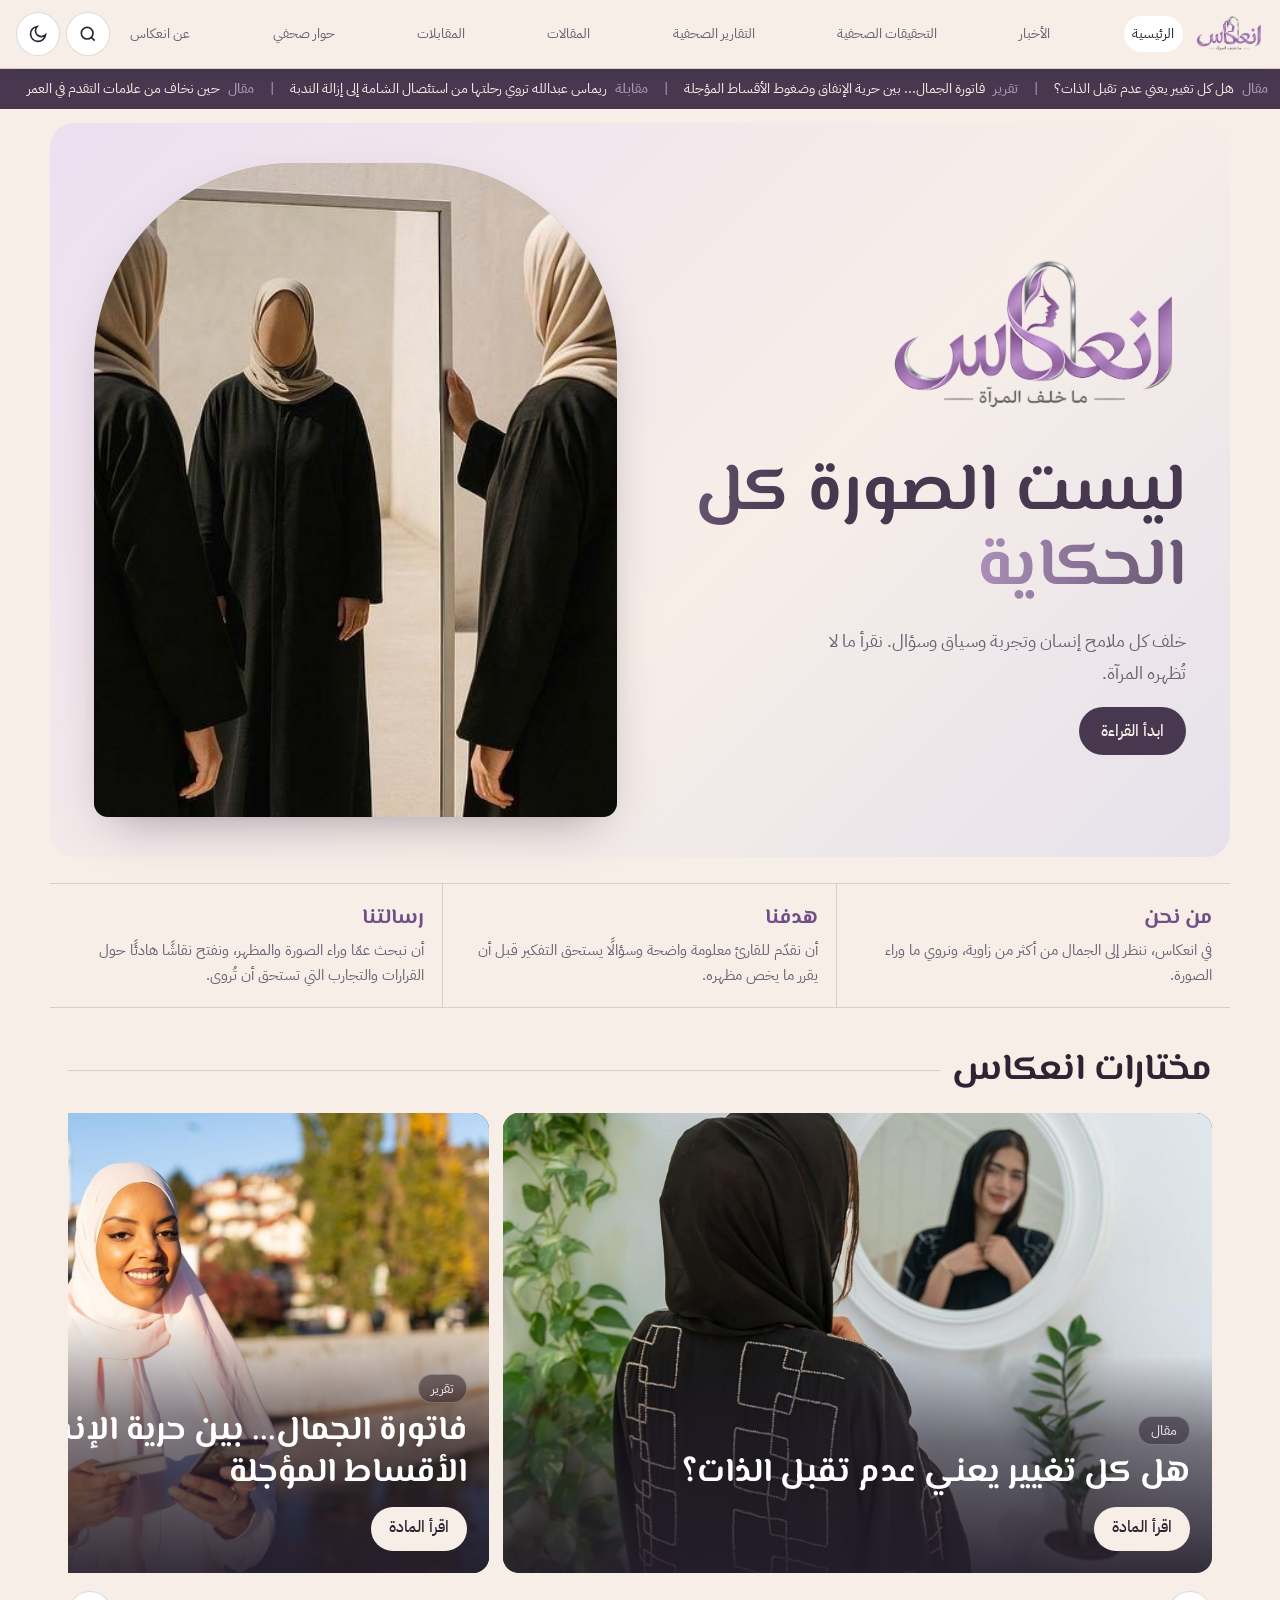
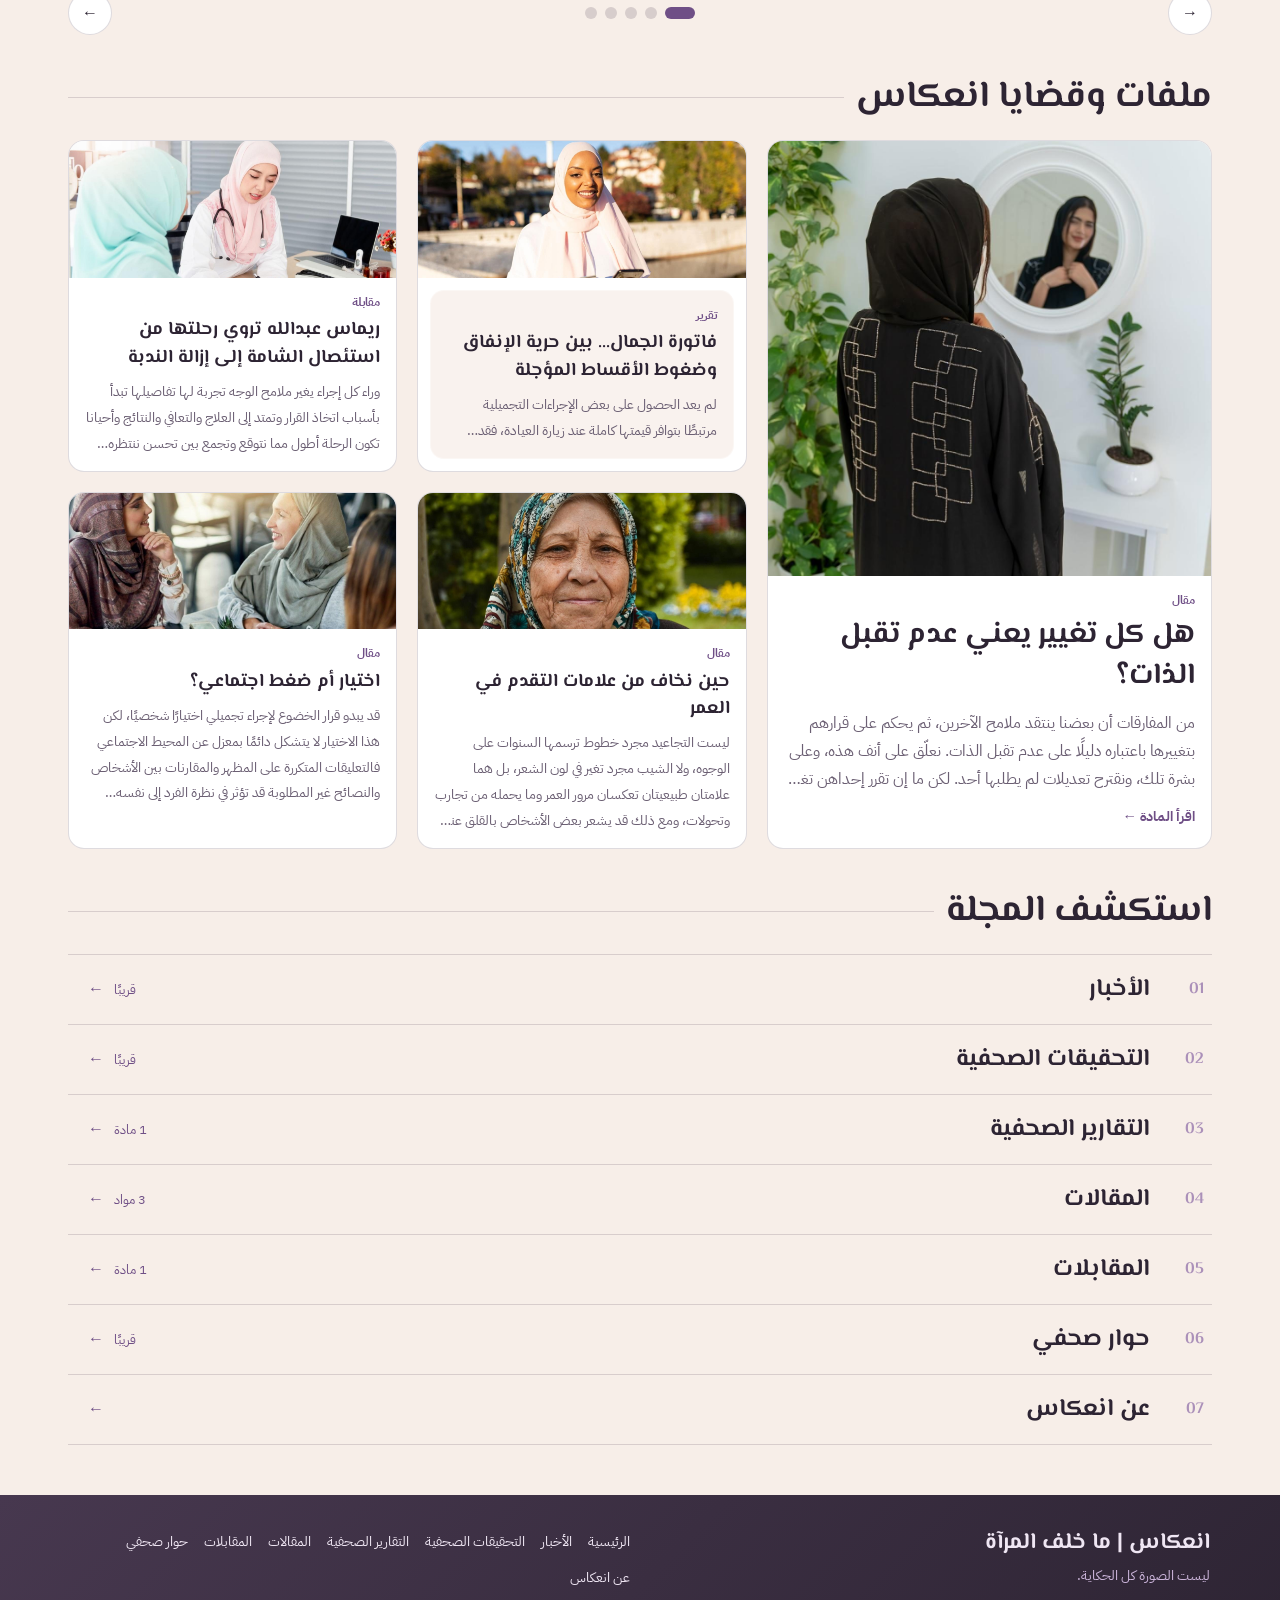
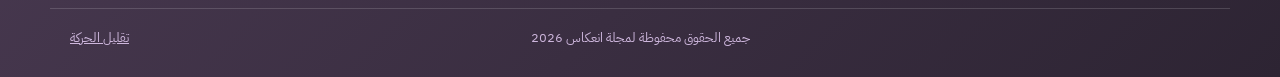
<file: index.html>
<!doctype html>
<html lang="ar" dir="rtl">
<head>
<meta charset="utf-8">
<meta name="viewport" content="width=device-width,initial-scale=1">
<title>انعكاس | ما خلف المرآة</title>
<meta name="description" content="في انعكاس ننظر إلى الجمال من أكثر من زاوية، ونحكي القصص التي تختبئ خلف الصورة.">
<meta property="og:title" content="انعكاس | ما خلف المرآة"><meta property="og:type" content="website">
<link rel="icon" href="assets/images/logo-inikas.png?v=20261123-correct">
<script>try{var d=document.documentElement,t=localStorage.getItem('inikas-theme');if(!t)t=matchMedia('(prefers-color-scheme:dark)').matches?'dark':'light';d.dataset.theme=t;if(localStorage.getItem('inikas-motion')==='off')d.dataset.motion='off'}catch(e){}</script>

<link rel="stylesheet" href="assets/css/fonts.css">
<link rel="stylesheet" href="assets/css/style.css?v=20261123-asset">
</head>
<body>
<a class="skip" href="#main">تخطَّ إلى المحتوى</a>
<div id="progress" aria-hidden="true"></div>
<header class="top">
 <a class="brand" href="#/" aria-label="انعكاس — الرئيسية"><img src="assets/images/logo-inikas.png?v=20261123-correct" alt="شعار انعكاس: ما خلف المرآة"></a>
 <nav id="nav" aria-label="أقسام المجلة"></nav>
 <div class="tools">
  <button id="btnSearch" class="ib" aria-label="بحث"><svg viewBox="0 0 24 24" width="20" height="20" fill="none" stroke="currentColor" stroke-width="2"><circle cx="11" cy="11" r="7"/><path d="m20 20-4-4"/></svg></button>
  <button id="btnTheme" class="ib" aria-label="تبديل الوضع الفاتح والداكن"><svg viewBox="0 0 24 24" width="20" height="20" fill="none" stroke="currentColor" stroke-width="2"><path d="M21 13A9 9 0 1 1 11 3a7 7 0 0 0 10 10z"/></svg></button>
  <button id="btnMenu" class="ib burger" aria-label="القائمة" aria-expanded="false" aria-controls="drawer"><svg viewBox="0 0 24 24" width="22" height="22" fill="none" stroke="currentColor" stroke-width="2" stroke-linecap="round"><path d="M4 7h16M4 12h16M4 17h16"/></svg></button>
 </div>
</header>
<div class="ticker" role="region" aria-label="آخر العناوين"><div class="tview"><div class="ttrack" id="ttrack"></div></div></div>
<main id="main" tabindex="-1"></main>
<footer class="foot" id="foot"></footer>
<div id="overlay" hidden></div>
<script src="content/articles.js"></script>
<script src="content/articles2.js"></script>
<script src="assets/js/app.js?v=20261123-asset"></script>
</body></html>
</file>
<file: assets/css/fonts.css>
@font-face {
  font-family: 'El Messiri';
  font-style: normal;
  font-weight: 400 700;
  font-display: swap;
  src: url(../fonts/el-messiri-400-700-arabic.woff2) format('woff2');
  unicode-range: U+0600-06FF, U+0750-077F, U+0870-0891, U+0897-08E1, U+08E3-08FF, U+200C-200E, U+2010-2011, U+204F, U+2E41, U+FB50-FDFF, U+FE70-FE74, U+FE76-FEFC, U+102E0-102FB, U+10E60-10E7E, U+10EC2-10EC7, U+10EC9-10EEE, U+10EF0-10EFF, U+1EE00-1EE03, U+1EE05-1EE1F, U+1EE21-1EE22, U+1EE24, U+1EE27, U+1EE29-1EE32, U+1EE34-1EE37, U+1EE39, U+1EE3B, U+1EE42, U+1EE47, U+1EE49, U+1EE4B, U+1EE4D-1EE4F, U+1EE51-1EE52, U+1EE54, U+1EE57, U+1EE59, U+1EE5B, U+1EE5D, U+1EE5F, U+1EE61-1EE62, U+1EE64, U+1EE67-1EE6A, U+1EE6C-1EE72, U+1EE74-1EE77, U+1EE79-1EE7C, U+1EE7E, U+1EE80-1EE89, U+1EE8B-1EE9B, U+1EEA1-1EEA3, U+1EEA5-1EEA9, U+1EEAB-1EEBB, U+1EEF0-1EEF1;
}
@font-face {
  font-family: 'El Messiri';
  font-style: normal;
  font-weight: 400 700;
  font-display: swap;
  src: url(../fonts/el-messiri-400-700-latin.woff2) format('woff2');
  unicode-range: U+0000-00FF, U+0131, U+0152-0153, U+02BB-02BC, U+02C6, U+02DA, U+02DC, U+0304, U+0308, U+0329, U+2000-206F, U+20AC, U+2122, U+2191, U+2193, U+2212, U+2215, U+FEFF, U+FFFD;
}
@font-face {
  font-family: 'IBM Plex Sans Arabic';
  font-style: normal;
  font-weight: 400;
  font-display: swap;
  src: url(../fonts/ibm-plex-sans-arabic-400-arabic.woff2) format('woff2');
  unicode-range: U+0600-06FF, U+0750-077F, U+0870-0891, U+0897-08E1, U+08E3-08FF, U+200C-200E, U+2010-2011, U+204F, U+2E41, U+FB50-FDFF, U+FE70-FE74, U+FE76-FEFC, U+102E0-102FB, U+10E60-10E7E, U+10EC2-10EC7, U+10EC9-10EEE, U+10EF0-10EFF, U+1EE00-1EE03, U+1EE05-1EE1F, U+1EE21-1EE22, U+1EE24, U+1EE27, U+1EE29-1EE32, U+1EE34-1EE37, U+1EE39, U+1EE3B, U+1EE42, U+1EE47, U+1EE49, U+1EE4B, U+1EE4D-1EE4F, U+1EE51-1EE52, U+1EE54, U+1EE57, U+1EE59, U+1EE5B, U+1EE5D, U+1EE5F, U+1EE61-1EE62, U+1EE64, U+1EE67-1EE6A, U+1EE6C-1EE72, U+1EE74-1EE77, U+1EE79-1EE7C, U+1EE7E, U+1EE80-1EE89, U+1EE8B-1EE9B, U+1EEA1-1EEA3, U+1EEA5-1EEA9, U+1EEAB-1EEBB, U+1EEF0-1EEF1;
}
@font-face {
  font-family: 'IBM Plex Sans Arabic';
  font-style: normal;
  font-weight: 400;
  font-display: swap;
  src: url(../fonts/ibm-plex-sans-arabic-400-latin.woff2) format('woff2');
  unicode-range: U+0000-00FF, U+0131, U+0152-0153, U+02BB-02BC, U+02C6, U+02DA, U+02DC, U+0304, U+0308, U+0329, U+2000-206F, U+20AC, U+2122, U+2191, U+2193, U+2212, U+2215, U+FEFF, U+FFFD;
}
@font-face {
  font-family: 'IBM Plex Sans Arabic';
  font-style: normal;
  font-weight: 500;
  font-display: swap;
  src: url(../fonts/ibm-plex-sans-arabic-500-arabic.woff2) format('woff2');
  unicode-range: U+0600-06FF, U+0750-077F, U+0870-0891, U+0897-08E1, U+08E3-08FF, U+200C-200E, U+2010-2011, U+204F, U+2E41, U+FB50-FDFF, U+FE70-FE74, U+FE76-FEFC, U+102E0-102FB, U+10E60-10E7E, U+10EC2-10EC7, U+10EC9-10EEE, U+10EF0-10EFF, U+1EE00-1EE03, U+1EE05-1EE1F, U+1EE21-1EE22, U+1EE24, U+1EE27, U+1EE29-1EE32, U+1EE34-1EE37, U+1EE39, U+1EE3B, U+1EE42, U+1EE47, U+1EE49, U+1EE4B, U+1EE4D-1EE4F, U+1EE51-1EE52, U+1EE54, U+1EE57, U+1EE59, U+1EE5B, U+1EE5D, U+1EE5F, U+1EE61-1EE62, U+1EE64, U+1EE67-1EE6A, U+1EE6C-1EE72, U+1EE74-1EE77, U+1EE79-1EE7C, U+1EE7E, U+1EE80-1EE89, U+1EE8B-1EE9B, U+1EEA1-1EEA3, U+1EEA5-1EEA9, U+1EEAB-1EEBB, U+1EEF0-1EEF1;
}
@font-face {
  font-family: 'IBM Plex Sans Arabic';
  font-style: normal;
  font-weight: 500;
  font-display: swap;
  src: url(../fonts/ibm-plex-sans-arabic-500-latin.woff2) format('woff2');
  unicode-range: U+0000-00FF, U+0131, U+0152-0153, U+02BB-02BC, U+02C6, U+02DA, U+02DC, U+0304, U+0308, U+0329, U+2000-206F, U+20AC, U+2122, U+2191, U+2193, U+2212, U+2215, U+FEFF, U+FFFD;
}
@font-face {
  font-family: 'IBM Plex Sans Arabic';
  font-style: normal;
  font-weight: 600;
  font-display: swap;
  src: url(../fonts/ibm-plex-sans-arabic-600-arabic.woff2) format('woff2');
  unicode-range: U+0600-06FF, U+0750-077F, U+0870-0891, U+0897-08E1, U+08E3-08FF, U+200C-200E, U+2010-2011, U+204F, U+2E41, U+FB50-FDFF, U+FE70-FE74, U+FE76-FEFC, U+102E0-102FB, U+10E60-10E7E, U+10EC2-10EC7, U+10EC9-10EEE, U+10EF0-10EFF, U+1EE00-1EE03, U+1EE05-1EE1F, U+1EE21-1EE22, U+1EE24, U+1EE27, U+1EE29-1EE32, U+1EE34-1EE37, U+1EE39, U+1EE3B, U+1EE42, U+1EE47, U+1EE49, U+1EE4B, U+1EE4D-1EE4F, U+1EE51-1EE52, U+1EE54, U+1EE57, U+1EE59, U+1EE5B, U+1EE5D, U+1EE5F, U+1EE61-1EE62, U+1EE64, U+1EE67-1EE6A, U+1EE6C-1EE72, U+1EE74-1EE77, U+1EE79-1EE7C, U+1EE7E, U+1EE80-1EE89, U+1EE8B-1EE9B, U+1EEA1-1EEA3, U+1EEA5-1EEA9, U+1EEAB-1EEBB, U+1EEF0-1EEF1;
}
@font-face {
  font-family: 'IBM Plex Sans Arabic';
  font-style: normal;
  font-weight: 600;
  font-display: swap;
  src: url(../fonts/ibm-plex-sans-arabic-600-latin.woff2) format('woff2');
  unicode-range: U+0000-00FF, U+0131, U+0152-0153, U+02BB-02BC, U+02C6, U+02DA, U+02DC, U+0304, U+0308, U+0329, U+2000-206F, U+20AC, U+2122, U+2191, U+2193, U+2212, U+2215, U+FEFF, U+FFFD;
}
@font-face {
  font-family: 'IBM Plex Sans Arabic';
  font-style: normal;
  font-weight: 700;
  font-display: swap;
  src: url(../fonts/ibm-plex-sans-arabic-700-arabic.woff2) format('woff2');
  unicode-range: U+0600-06FF, U+0750-077F, U+0870-0891, U+0897-08E1, U+08E3-08FF, U+200C-200E, U+2010-2011, U+204F, U+2E41, U+FB50-FDFF, U+FE70-FE74, U+FE76-FEFC, U+102E0-102FB, U+10E60-10E7E, U+10EC2-10EC7, U+10EC9-10EEE, U+10EF0-10EFF, U+1EE00-1EE03, U+1EE05-1EE1F, U+1EE21-1EE22, U+1EE24, U+1EE27, U+1EE29-1EE32, U+1EE34-1EE37, U+1EE39, U+1EE3B, U+1EE42, U+1EE47, U+1EE49, U+1EE4B, U+1EE4D-1EE4F, U+1EE51-1EE52, U+1EE54, U+1EE57, U+1EE59, U+1EE5B, U+1EE5D, U+1EE5F, U+1EE61-1EE62, U+1EE64, U+1EE67-1EE6A, U+1EE6C-1EE72, U+1EE74-1EE77, U+1EE79-1EE7C, U+1EE7E, U+1EE80-1EE89, U+1EE8B-1EE9B, U+1EEA1-1EEA3, U+1EEA5-1EEA9, U+1EEAB-1EEBB, U+1EEF0-1EEF1;
}
@font-face {
  font-family: 'IBM Plex Sans Arabic';
  font-style: normal;
  font-weight: 700;
  font-display: swap;
  src: url(../fonts/ibm-plex-sans-arabic-700-latin.woff2) format('woff2');
  unicode-range: U+0000-00FF, U+0131, U+0152-0153, U+02BB-02BC, U+02C6, U+02DA, U+02DC, U+0304, U+0308, U+0329, U+2000-206F, U+20AC, U+2122, U+2191, U+2193, U+2212, U+2215, U+FEFF, U+FFFD;
}
</file>
<file: assets/css/style.css>
:root{--bg:#F7EEE8;--bg2:#fff;--ink:#2d2433;--mut:#6b5f73;--mauve:#AB90B9;--plum:#47384F;--sage:#ADB9A9;--line:rgba(71,56,79,.18);--acc:#6f4f86;--fs:1.08rem;--hf:'El Messiri','Noto Naskh Arabic',serif;--bf:'IBM Plex Sans Arabic','Segoe UI',Tahoma,sans-serif}
[data-theme=dark]{--bg:#241d2b;--bg2:#30263a;--ink:#f1e9ee;--mut:#b9aec3;--mauve:#c3a9d1;--plum:#e9dff0;--line:rgba(233,223,240,.2);--acc:#d2b8e0}
*{box-sizing:border-box}html{scroll-behavior:smooth}
body{margin:0;background:var(--bg);color:var(--ink);font:400 1rem/1.7 var(--bf);overflow-x:hidden}
img{max-width:100%;display:block}a{color:inherit}
.skip{position:absolute;top:-60px;inset-inline-start:8px;background:var(--plum);color:#fff;padding:8px 12px;z-index:99}.skip:focus{top:8px}
:focus-visible{outline:3px solid var(--mauve);outline-offset:2px}
#progress{position:fixed;top:0;inset-inline:0;height:3px;transform-origin:right;transform:scaleX(0);background:var(--mauve);z-index:60}
.top{position:sticky;top:0;z-index:40;display:flex;align-items:center;gap:12px;padding:8px 16px;background:var(--bg);border-bottom:1px solid var(--line)}
.brand img{height:46px;width:auto;background:#fff;border-radius:8px;padding:2px 8px}
#nav{display:none;gap:4px;flex:1;flex-wrap:wrap}
#nav a{text-decoration:none;padding:6px 10px;border-radius:20px;font-size:.92rem;color:var(--mut)}#nav a:hover,#nav a[aria-current]{background:var(--bg2);color:var(--ink)}
.tools{display:flex;gap:6px;align-items:center;margin-inline-start:auto}
.ib{border:1px solid var(--line);background:var(--bg2);color:var(--ink);width:44px;height:44px;border-radius:50%;cursor:pointer;display:grid;place-items:center;font:inherit}.ib.sm{width:34px;height:34px;font-size:.6rem}
.pill{border:0;background:var(--plum);color:var(--bg);padding:10px 16px;border-radius:24px;font:500 .9rem var(--bf);cursor:pointer;min-height:44px}[data-theme=dark] .pill{background:var(--mauve);color:#241d2b}
@media(min-width:1000px){#nav{display:flex}}
.ticker{display:flex;align-items:center;gap:10px;background:var(--plum);color:#f7eee8;padding:4px 12px;font-size:.88rem}
[data-theme=dark] .ticker{background:#17121c}
.tlabel{background:var(--mauve);color:#2d2433;padding:2px 12px;border-radius:14px;font-weight:700;white-space:nowrap}
.tview{flex:1;overflow:hidden;min-width:0}.ttrack{display:flex;width:max-content;animation:tick 55s linear infinite}
.ttrack.paused,.ticker:hover .ttrack,.ticker:focus-within .ttrack{animation-play-state:paused}
.ttrack a{white-space:nowrap;text-decoration:none;padding:4px 0;display:inline-flex;gap:8px}.ttrack a:hover{text-decoration:underline}
.ttrack a b{color:var(--mauve);font-weight:500}.ttrack i{margin:0 18px;color:var(--mauve);font-style:normal;align-self:center}
.ticker .ib{background:transparent;color:#fff;border-color:rgba(255,255,255,.4)}
@keyframes tick{to{transform:translateX(-50%)}}
@media(prefers-reduced-motion:reduce){.ttrack{animation:none}.tview{overflow-x:auto}html{scroll-behavior:auto}*{transition:none!important}}
main{min-height:70vh;outline:0}
.wrap{max-width:1180px;margin:auto;padding:0 18px}
.hero{display:grid;gap:22px;padding:28px 18px 10px;max-width:1180px;margin:auto}
@media(min-width:860px){.hero{grid-template-columns:1.05fr 1fr;align-items:center;padding-top:44px}}
.kick{color:var(--acc);font-weight:700;letter-spacing:.04em;font-size:.9rem}
.hero h1{font:700 clamp(2.1rem,7vw,4.2rem)/1.12 var(--hf);margin:.2em 0 .3em;color:var(--plum)}[data-theme=dark] .hero h1{color:var(--ink)}
.hero p.lead{font-size:1.15rem;color:var(--mut);max-width:34ch}
.hero .logo{width:min(280px,70%);background:#fff;border-radius:14px;padding:6px 12px;margin-bottom:14px}
.btn{display:inline-block;background:var(--plum);color:var(--bg);padding:12px 22px;border-radius:28px;text-decoration:none;font-weight:500;border:0;cursor:pointer;font:500 1rem var(--bf);min-height:44px;transition:transform .2s}.btn:hover{transform:translateY(-2px)}[data-theme=dark] .btn{background:var(--mauve);color:#241d2b}
.mirror{position:relative;border-radius:200px 200px 14px 14px;overflow:hidden;aspect-ratio:4/5;background:var(--sage);box-shadow:0 20px 50px -20px rgba(71,56,79,.5)}
.mirror img{width:100%;height:100%;object-fit:cover;object-position:50% 40%}
.mirror::after{content:"";position:absolute;inset:0;background:linear-gradient(115deg,transparent 40%,rgba(255,255,255,.35) 50%,transparent 60%);background-size:250% 100%;animation:sheen 7s ease-in-out infinite}
@keyframes sheen{0%{background-position:150% 0}60%,100%{background-position:-50% 0}}
@media(prefers-reduced-motion:reduce){.mirror::after{animation:none}}
.mirror small,.cap{position:absolute;inset-inline-start:12px;bottom:10px;background:rgba(36,29,43,.7);color:#fff;padding:2px 10px;border-radius:12px;font-size:.75rem}
.intro{display:grid;gap:0;margin:26px auto;max-width:1180px;border-block:1px solid var(--line)}
@media(min-width:760px){.intro{grid-template-columns:repeat(3,1fr)}.intro div+div{border-inline-start:1px solid var(--line)}}
.intro div{padding:18px}.intro h2{font:700 1.3rem var(--hf);margin:0 0 4px;color:var(--acc)}.intro p{margin:0;color:var(--mut);font-size:.95rem}
h2.sec{font:700 clamp(1.6rem,4vw,2.3rem) var(--hf);margin:34px 0 14px;display:flex;align-items:center;gap:12px}h2.sec::after{content:"";flex:1;height:1px;background:var(--line)}
.slider{position:relative}.strack{display:flex;gap:14px;overflow-x:auto;scroll-snap-type:x mandatory;scrollbar-width:none;padding-bottom:8px}.strack::-webkit-scrollbar{display:none}
.slide{flex:0 0 88%;scroll-snap-align:center;position:relative;border-radius:16px;overflow:hidden;min-height:380px;background:var(--plum);color:#fff;display:flex;align-items:flex-end}
@media(min-width:860px){.slide{flex-basis:62%;min-height:460px}}
.slide img{position:absolute;inset:0;width:100%;height:100%;object-fit:cover}
.slide .txt{position:relative;padding:60px 22px 22px;width:100%;background:linear-gradient(0deg,rgba(36,29,43,.92),rgba(36,29,43,.55) 60%,transparent)}
.slide .k{color:#e0cdea;font-size:.85rem}.slide h3{font:700 clamp(1.4rem,3.4vw,2.1rem)/1.25 var(--hf);margin:.2em 0 .4em}.slide .btn{background:#f7eee8;color:#2d2433;padding:8px 18px}
.sctl{display:flex;align-items:center;gap:10px;margin-top:10px}.dots{display:flex;gap:8px;flex:1;justify-content:center}.dots button{width:12px;height:12px;border-radius:6px;border:0;background:var(--line);cursor:pointer;padding:0;transition:width .3s}.dots button[aria-current=true]{width:30px;background:var(--acc)}
.list{display:grid;gap:14px;margin-bottom:30px}@media(min-width:760px){.list{grid-template-columns:repeat(2,1fr)}}
.item{display:grid;grid-template-columns:110px 1fr;gap:14px;text-decoration:none;padding:12px;border-radius:14px;background:var(--bg2);border:1px solid var(--line);transition:border-color .2s,transform .2s}.item:hover{border-color:var(--mauve);transform:translateY(-2px)}
.item img{width:110px;height:110px;object-fit:cover;border-radius:10px}.item h3{margin:.1em 0;font:700 1.15rem/1.35 var(--hf)}.item span{color:var(--acc);font-size:.82rem;font-weight:700}
.soon{border:1px dashed var(--line);border-radius:14px;padding:22px;text-align:center;color:var(--mut);background:var(--bg2)}
.page{padding-block:30px}.page h1{font:700 clamp(1.9rem,5vw,3rem)/1.2 var(--hf);margin:.1em 0 .3em}
.art{max-width:68ch;margin:auto;padding:0 18px 40px}.art .hdr img{width:100%;max-height:480px;object-fit:cover;border-radius:16px}
.fig{position:relative;margin:16px 0}.art-body p{font-size:var(--fs);line-height:2;margin:0 0 1.15em}
.art-body .note{border-inline-start:4px solid var(--mauve);padding:8px 14px;background:var(--bg2);border-radius:6px;font-weight:500}
.abar{display:flex;flex-wrap:wrap;gap:8px;margin:12px 0}.abar button,.abar a{border:1px solid var(--line);background:var(--bg2);color:var(--ink);padding:8px 14px;border-radius:22px;font:inherit;font-size:.88rem;cursor:pointer;min-height:40px;text-decoration:none}
.srcs{border-top:1px solid var(--line);margin-top:30px;padding-top:14px;font-size:.92rem;color:var(--mut)}.srcs a{word-break:break-all;color:var(--acc)}
.reading .top nav,.reading .intro,.reading .related,.reading .ticker,.reading .foot{display:none}.reading .art{max-width:60ch}
.team{counter-reset:t;display:grid;gap:10px;grid-template-columns:repeat(auto-fill,minmax(230px,1fr));padding:0;list-style:none}
.team li{display:flex;align-items:center;gap:12px;padding:14px;background:var(--bg2);border:1px solid var(--line);border-radius:14px;transition:border-color .2s}.team li:hover{border-color:var(--mauve)}
.team li::before{content:none;display:none}
.team svg{width:34px;height:34px;color:var(--acc);flex:none}
.foot{text-align:center;padding:30px 18px;color:var(--mut);border-top:1px solid var(--line);margin-top:40px;font-size:.9rem}
#overlay{position:fixed;inset:0;z-index:80;background:rgba(36,29,43,.7);display:flex;justify-content:center;align-items:flex-start;padding:5vh 12px;overflow:auto}#overlay[hidden]{display:none}
.dlg{background:var(--bg);width:min(680px,100%);border-radius:18px;padding:18px;border:1px solid var(--line)}
.dlg input{width:100%;padding:14px;border-radius:12px;border:1px solid var(--line);background:var(--bg2);color:var(--ink);font:inherit;font-size:1.05rem}
.res a{display:block;padding:10px 6px;border-bottom:1px solid var(--line);text-decoration:none}.res a:hover,.res a:focus{background:var(--bg2)}.res small{color:var(--acc)}
.dlg .row{display:flex;justify-content:space-between;align-items:center;margin-bottom:10px}.dlg h2{margin:0;font:700 1.3rem var(--hf)}
.reveal{opacity:0;transform:translateY(14px);transition:opacity .6s,transform .6s}.reveal.in{opacity:1;transform:none}
.art-body .sub{font:700 1.45rem var(--hf);color:var(--acc);margin:1.6em 0 .5em}
.art-body .qq{font-weight:700;color:var(--plum);margin:1.3em 0 .2em;border-inline-start:4px solid var(--mauve);padding-inline-start:12px}[data-theme=dark] .qq{color:var(--mauve)}
.art-body .aa{margin-inline-start:16px}
.box{background:var(--bg2);border:1px solid var(--line);border-radius:14px;padding:14px 16px;margin:1.2em 0;font-size:.95rem}.box strong{display:block;color:var(--acc);margin-bottom:8px}.box div{display:flex;justify-content:space-between;gap:14px;padding:6px 0;border-top:1px solid var(--line);flex-wrap:wrap}.box b{font-weight:700}
/* ===== v0.3 refinements ===== */
:root{--gl:rgba(247,238,232,.72)}[data-theme=dark]{--gl:rgba(36,29,43,.64)}
.glass{background:var(--gl);-webkit-backdrop-filter:blur(10px);backdrop-filter:blur(10px);border:1px solid rgba(255,255,255,.35);color:var(--ink)}
.kd{display:block;font-size:.76rem;font-weight:700;color:var(--acc);margin-bottom:4px}
.top{background:rgba(247,238,232,.82);-webkit-backdrop-filter:blur(12px);backdrop-filter:blur(12px)}[data-theme=dark] .top{background:rgba(36,29,43,.82)}
.brand img{height:44px;background:none;padding:0;border-radius:0}
[data-theme=dark] .brand img,[data-theme=dark] .hero .logo,[data-theme=dark] .dh img{filter:drop-shadow(0 0 5px rgba(255,255,255,.4))}
#nav{flex-wrap:nowrap;margin-inline:8px}#nav a{white-space:nowrap;padding:6px 9px;font-size:.84rem}
@media(min-width:1200px){#nav a{font-size:.95rem;padding:6px 12px}.brand img{height:52px}}
@media(min-width:1000px){.burger{display:none}}
.ticker .ib{display:none}
.ttrack{animation:tick2 75s linear infinite}.tg{display:flex;flex:none}
@keyframes tick2{from{transform:translateX(0)}to{transform:translateX(50%)}}
.ttrack i{margin:0 16px;color:#cdbfd6;font-style:normal;opacity:.8}
[data-motion=off] .ttrack{animation:none}[data-motion=off] .tview{overflow-x:auto}
@media(prefers-reduced-motion:reduce){.ttrack{animation:none}}
.hero{margin:14px auto 0;width:calc(100% - 24px);max-width:1180px;padding:22px;border-radius:24px;background:linear-gradient(135deg,#ece0f1 0%,#F7EEE8 58%,#e6e1ec 100%);gap:20px}
[data-theme=dark] .hero{background:linear-gradient(135deg,#3b2d49 0%,#241d2b 60%,#2f2838 100%)}
@media(min-width:860px){.hero{padding:40px 44px}}
.hero .logo{width:min(300px,72%);background:none;padding:0;border-radius:0;margin:0 0 6px}
.hero h1{margin:.1em 0 .3em}.grad{background:linear-gradient(90deg,#AB90B9,#47384F);-webkit-background-clip:text;background-clip:text;color:transparent}
[data-theme=dark] .grad{background:linear-gradient(90deg,#e2cdee,#AB90B9);-webkit-background-clip:text;background-clip:text}
.mirror small{display:none}.mirror::after{animation:sheen 1.8s ease 1s 1 both}
.chip{position:absolute;inset-inline:12px;bottom:12px;padding:10px 14px;border-radius:14px;text-decoration:none;font-weight:500;font-size:.92rem;line-height:1.5;z-index:2}
@media(prefers-reduced-motion:reduce){.mirror::after{animation:none}}[data-motion=off] .mirror::after{animation:none}
.slide .k{display:inline-block;padding:2px 12px;border-radius:14px;background:rgba(36,29,43,.5);color:#f1e9ee;-webkit-backdrop-filter:blur(8px);backdrop-filter:blur(8px);border:1px solid rgba(255,255,255,.25)}
.files{display:grid;gap:16px;margin-bottom:10px}
.c{display:block;text-decoration:none;border-radius:16px;overflow:hidden;background:var(--bg2);border:1px solid var(--line);position:relative;transition:transform .25s,border-color .25s,box-shadow .25s}
.c:hover{transform:translateY(-3px);border-color:var(--mauve);box-shadow:0 14px 30px -18px rgba(71,56,79,.6)}
.c .ph{overflow:hidden}.c img{width:100%;height:100%;object-fit:cover;transition:transform .5s}.c:hover img{transform:scale(1.04)}
.c h3{font:700 1.2rem/1.4 var(--hf);margin:.1em 0 .4em}.c p{margin:0;color:var(--mut);font-size:.9rem;line-height:1.8;display:-webkit-box;-webkit-line-clamp:3;-webkit-box-orient:vertical;overflow:hidden}
.c .tx{padding:14px 16px}.c em{display:inline-block;margin-top:10px;font-style:normal;color:var(--acc);font-weight:700;font-size:.9rem}
.lead .ph{aspect-ratio:16/10}.lead h3{font-size:clamp(1.5rem,3.6vw,2.2rem);line-height:1.3}.lead p{-webkit-line-clamp:3;font-size:.98rem}
.over{min-height:420px;display:flex;align-items:flex-end}.over img{position:absolute;inset:0}
.over .tx{position:relative;margin:12px;border-radius:14px;width:calc(100% - 24px)}.over p{-webkit-line-clamp:2}
.side{display:grid;grid-template-columns:1fr 36%}.side .ph{min-height:150px}.side h3{font-size:1.1rem}.side p{-webkit-line-clamp:3}
@media(min-width:860px){.files{grid-template-columns:repeat(12,1fr)}.files .lead{grid-column:span 7}.files .over{grid-column:span 5;min-height:0}.files .wide{grid-column:span 6}.files .vert{grid-column:span 3;display:flex;flex-direction:column}.files .vert .ph{order:-1;aspect-ratio:4/3;min-height:0}.files .vert p{-webkit-line-clamp:4}.files .wide .ph{min-height:230px}}
.list .c{height:100%}
.explore{list-style:none;margin:0 0 10px;padding:0;border-bottom:1px solid var(--line)}
.explore a{display:grid;grid-template-columns:44px 1fr auto 28px;align-items:center;gap:10px;padding:16px 8px;border-top:1px solid var(--line);text-decoration:none;transition:background .3s}
.explore a:hover,.explore a:focus-visible{background:linear-gradient(to left,rgba(171,144,185,.22),transparent)}
.explore .no{font:700 1rem var(--hf);color:var(--mauve)}.explore .nm{font:700 clamp(1.15rem,2.6vw,1.5rem) var(--hf)}.explore small{display:block;font:400 .82rem var(--bf);color:var(--mut)}
.explore .ct{font-size:.8rem;color:var(--acc)}.explore .ar{transition:transform .25s;color:var(--acc)}.explore a:hover .ar{transform:translateX(-5px)}
.imgnote{margin:8px 2px 0;font-size:.82rem;color:var(--mut)}
.foot{margin-top:50px;padding:0;border:0;text-align:start;background:linear-gradient(135deg,#47384F,#2d2433);color:#efe6f3}[data-theme=dark] .foot{background:linear-gradient(135deg,#2f2838,#17121c)}
.fwrap{max-width:1180px;margin:auto;padding:30px 20px 14px;display:flex;flex-wrap:wrap;gap:20px;justify-content:space-between;align-items:flex-start}
.fbrand{font:700 1.4rem var(--hf)}.ftag{margin:.2em 0 0;color:#cdb6dc}
.flinks{display:flex;flex-wrap:wrap;gap:4px 16px;max-width:560px}.flinks a{color:#efe6f3;text-decoration:none;font-size:.9rem;padding:4px 0}.flinks a:hover{text-decoration:underline}
.fbot{max-width:1180px;margin:auto;padding:12px 20px 22px;border-top:1px solid rgba(255,255,255,.15);display:flex;flex-wrap:wrap;justify-content:space-between;gap:8px;font-size:.82rem;color:#cdb6dc}
.flink{background:none;border:0;color:#cdb6dc;font:inherit;text-decoration:underline;cursor:pointer;padding:6px 0;min-height:32px}
.drawer{position:fixed;inset:0;z-index:90;visibility:hidden;transition:visibility .3s}.drawer.open{visibility:visible}
.dback{position:absolute;inset:0;background:rgba(36,29,43,.55);opacity:0;transition:opacity .3s}.open .dback{opacity:1}
.dpanel{position:absolute;top:0;bottom:0;right:0;width:min(320px,86vw);background:var(--bg);transform:translateX(100%);transition:transform .3s ease;padding:16px 20px;overflow:auto;border-inline-start:1px solid var(--line)}.open .dpanel{transform:none}
.dh{display:flex;justify-content:space-between;align-items:center;margin-bottom:12px}.dh img{height:46px}
.dpanel nav a{display:block;padding:14px 4px;border-bottom:1px solid var(--line);text-decoration:none;font:700 1.2rem var(--hf)}.dpanel nav a[aria-current]{color:var(--acc)}
@media(prefers-reduced-motion:reduce){.dpanel,.dback{transition:none}}[data-motion=off] .reveal{opacity:1;transform:none}[data-motion=off] *{transition:none!important}
@media(max-width:999px){.brand img{height:44px}}

/* Requested adjustments, scoped to desktop header, files, footer and team. */
/* Keep all existing card surfaces and images; change only the files layout. */
.files{gap:20px;align-items:stretch}
.files>.c{min-width:0}
.files>.c .tx{min-width:0}
@media(min-width:680px){
 .files{grid-template-columns:minmax(0,1fr) minmax(0,1fr)}
 .files>.lead{grid-column:1;grid-row:span 2;display:flex;flex-direction:column}
 .files>.lead .ph{aspect-ratio:1.12}
 .files>.lead .tx{flex:1}
 .files>.over,.files>.side{grid-column:auto;display:flex;flex-direction:column;min-height:0}
 .files>.over>img{position:static;height:auto;aspect-ratio:2.4;flex:none}
 .files>.over .tx{position:static;width:auto;margin:12px}
 .files>.side .ph{order:-1;aspect-ratio:2.4;min-height:0;height:auto;flex:none}
 .files>.side .ph img{height:100%}
 .files>.side .tx{flex:1}
 .files>.c:not(.lead) h3{font-size:1.15rem;line-height:1.5}
}
@media(min-width:1000px){
 .files{grid-template-columns:minmax(0,1.15fr) repeat(2,minmax(0,.85fr))}
 .files>.lead{grid-column:1;grid-row:span 2}
 .files>.lead .ph{aspect-ratio:1.02}
 .files>.lead h3{font-size:clamp(1.65rem,2.3vw,2.15rem);line-height:1.4}
}
@media(max-width:679px){
 .files{grid-template-columns:minmax(0,1fr);gap:16px}
 .files>.lead .ph{aspect-ratio:1.35}
 .files>.over{min-height:340px}
 .files>.side{grid-template-columns:minmax(0,1fr) 36%}
 .files>.side .ph{min-height:170px}
}
/* Equal side tracks keep the copyright geometrically centered. */
.fbot{display:grid;grid-template-columns:minmax(0,1fr) auto minmax(0,1fr);align-items:center}
.fbot .copyright{grid-column:2;text-align:center}.fbot .flink{grid-column:3;justify-self:end}
@media(max-width:679px){.fbot{grid-template-columns:minmax(0,1fr);justify-items:center;gap:4px}.fbot .copyright,.fbot .flink{grid-column:1;justify-self:center}.fbot .copyright{width:100%}}
.team{grid-template-columns:repeat(3,minmax(0,1fr));gap:20px;margin-block:24px 36px}
.team li{min-height:108px;padding:22px 18px;background:linear-gradient(140deg,rgba(171,144,185,.17),transparent 75%),var(--bg2);border-color:var(--line);box-shadow:0 8px 24px -22px rgba(71,56,79,.5);transition:transform .22s,border-color .22s,box-shadow .22s}
.team li span{font-weight:500;font-size:1.04rem;line-height:1.8}
.team li::before{flex:none}.team svg{width:30px;height:30px}
@media(hover:hover){.team li:hover{transform:translateY(-3px);border-color:var(--mauve);box-shadow:0 12px 28px -23px rgba(71,56,79,.6)}}
@media(max-width:999px){.team{grid-template-columns:repeat(2,minmax(0,1fr));gap:16px}}
@media(max-width:539px){.team{grid-template-columns:minmax(0,1fr);gap:12px}.team li{min-height:90px;padding:18px}}
@media(prefers-reduced-motion:reduce){.team li{transition:none}.team li:hover{transform:none}}

/* Desktop header: one full-width RTL row, matching the approved preview. */
@media(min-width:900px){
 .top{position:sticky;top:0;z-index:40;display:flex;flex-flow:row nowrap;align-items:center;min-height:0;width:100%;max-width:none;gap:12px;padding:8px 16px;background:var(--bg);box-shadow:0 6px 18px -16px var(--ink)}
 .top .brand{flex:0 0 auto}
 .top .brand img{height:44px;width:auto}
 .top .tools{flex:0 0 auto;margin:0}
 .top #nav{display:flex;flex:1 1 0;min-width:0;width:auto;margin:0;justify-content:space-between;align-items:center;flex-wrap:nowrap;gap:0;padding:0;border:0}
 .top #nav a{flex:0 0 auto;font-size:clamp(.84rem,1.1vw,1rem);padding:6px clamp(5px,.65vw,10px);white-space:nowrap}
 .top .burger{display:none}
}
@media(min-width:1200px){.top .brand img{height:52px}}
.team{list-style:none;counter-reset:none}
.team li{position:relative;gap:16px;border-inline-start:3px solid var(--mauve);border-radius:16px;min-width:0}
.team li::before{content:none;display:none;counter-increment:none}
.team li span{font-size:1.08rem;font-weight:500;overflow-wrap:anywhere}
.team svg{width:46px;height:46px;padding:10px;border:1px solid var(--line);border-radius:50%;background:var(--bg);color:var(--mauve);flex-shrink:0}

.reading .top #nav{display:none}
</file>
